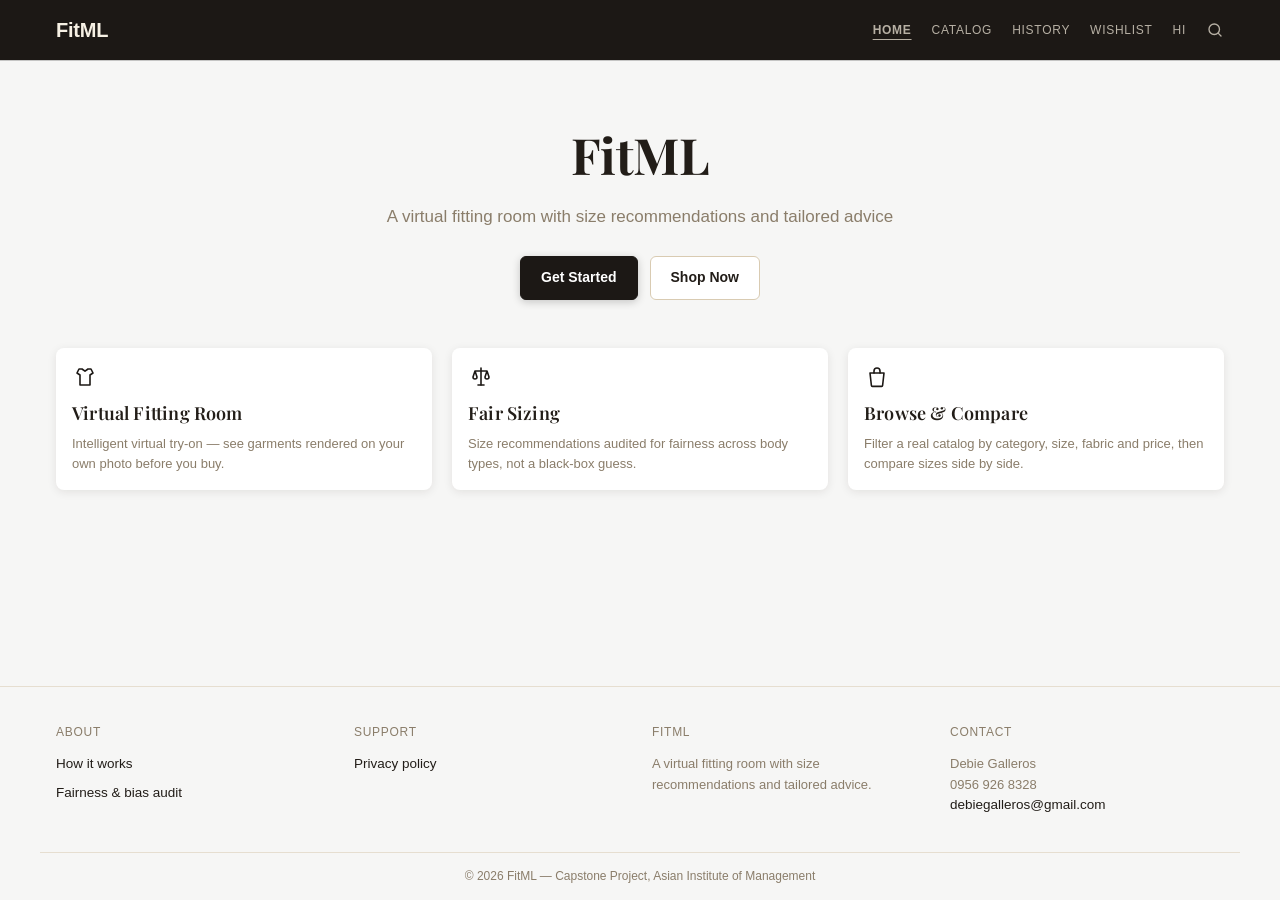
<file: frontend/index.html>
<!DOCTYPE html>
<html lang="en">
<head>
<meta charset="UTF-8">
<meta name="viewport" content="width=device-width, initial-scale=1.0">
<link rel="preconnect" href="https://fonts.googleapis.com">
<link rel="preconnect" href="https://fonts.gstatic.com" crossorigin>
<link href="https://fonts.googleapis.com/css2?family=Playfair+Display:ital,wght@0,600;0,700;1,500;1,600&display=swap" rel="stylesheet">
<title>FitML — Virtual Fitting Room</title>
<link rel="stylesheet" href="css/style.css?v=23">
</head>
<body data-page="landing">

<header class="site-header" id="site-header"></header>

<main>
  <section class="hero container">
    <h1>FitML</h1>
    <p class="tagline">A virtual fitting room with size recommendations and tailored advice</p>
    <div class="hero-actions">
      <a href="profile.html" class="btn btn-primary">Get Started</a>
      <a href="catalog.html" class="btn">Shop Now</a>
    </div>
  </section>

  <section class="container">
    <div class="feature-grid">
      <div class="card feature-card">
        <div class="icon" aria-hidden="true">
          <svg viewBox="0 0 24 24" fill="none" stroke="currentColor" stroke-width="1.6" stroke-linecap="round" stroke-linejoin="round"><path d="M6 4h3l3 2.2L15 4h3l2 4-3 2v10H7V10L4 8z"/></svg>
        </div>
        <h3>Virtual Fitting Room</h3>
        <p>Intelligent virtual try-on — see garments rendered on your own photo before you buy.</p>
      </div>
      <div class="card feature-card">
        <div class="icon" aria-hidden="true">
          <svg viewBox="0 0 24 24" fill="none" stroke="currentColor" stroke-width="1.6" stroke-linecap="round" stroke-linejoin="round"><path d="M12 3v17M6 6h12M6 6 4 12a2 2 0 0 0 4 0zM18 6l-2 6a2 2 0 0 0 4 0z"/><path d="M9 20h6"/></svg>
        </div>
        <h3>Fair Sizing</h3>
        <p>Size recommendations audited for fairness across body types, not a black-box guess.</p>
      </div>
      <div class="card feature-card">
        <div class="icon" aria-hidden="true">
          <svg viewBox="0 0 24 24" fill="none" stroke="currentColor" stroke-width="1.6" stroke-linecap="round" stroke-linejoin="round"><path d="M5 8h14l-1.4 12.5a1 1 0 0 1-1 .9H7.4a1 1 0 0 1-1-.9z"/><path d="M9 8V6a3 3 0 0 1 6 0v2"/></svg>
        </div>
        <h3>Browse &amp; Compare</h3>
        <p>Filter a real catalog by category, size, fabric and price, then compare sizes side by side.</p>
      </div>
    </div>
  </section>
</main>

<footer class="site-footer" id="site-footer"></footer>

<script src="js/api.js?v=23"></script>
<script src="js/state.js?v=23"></script>
<script src="js/nav.js?v=23"></script>
</body>
</html>
</file>
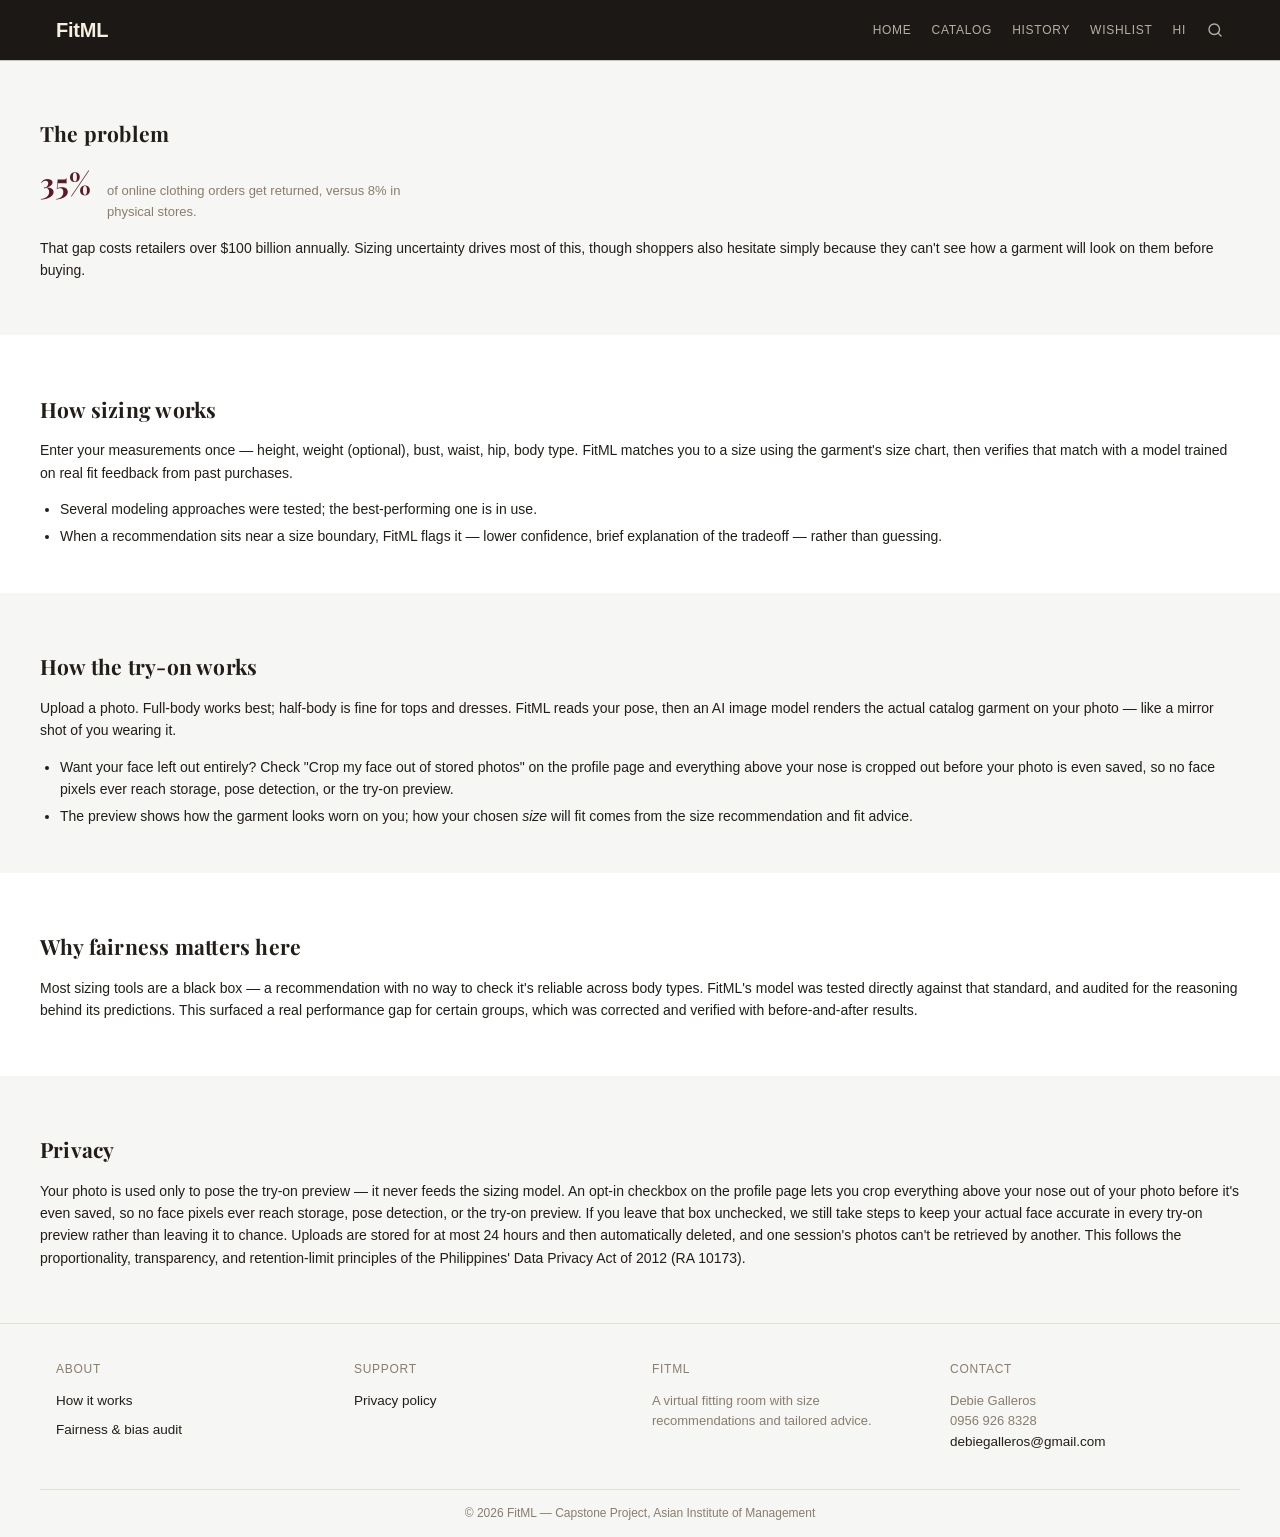
<file: frontend/about.html>
<!DOCTYPE html>
<html lang="en">
<head>
<meta charset="UTF-8">
<meta name="viewport" content="width=device-width, initial-scale=1.0">
<link rel="preconnect" href="https://fonts.googleapis.com">
<link rel="preconnect" href="https://fonts.gstatic.com" crossorigin>
<link href="https://fonts.googleapis.com/css2?family=Playfair+Display:ital,wght@0,600;0,700;1,500;1,600&display=swap" rel="stylesheet">
<title>How it works — FitML</title>
<link rel="stylesheet" href="css/style.css?v=23">
</head>
<body data-page="about">

<header class="site-header" id="site-header"></header>

<main>
  <div class="about-band">
    <section class="container section">
      <h2>The problem</h2>
      <p class="pull-stat">
        <span class="pull-stat-num">35%</span>
        <span class="pull-stat-label">of online clothing orders get returned, versus 8% in physical stores.</span>
      </p>
      <p>That gap costs retailers over $100 billion annually. Sizing uncertainty drives
      most of this, though shoppers also hesitate simply because they can't see how a
      garment will look on them before buying.</p>
    </section>
  </div>

  <div class="about-band about-band-alt">
    <section class="container section">
      <h2>How sizing works</h2>
      <p>Enter your measurements once — height, weight (optional), bust, waist, hip,
      body type. FitML matches you to a size using the garment's size chart, then
      verifies that match with a model trained on real fit feedback from past
      purchases.</p>
      <ul class="section-list">
        <li>Several modeling approaches were tested; the best-performing one is in use.</li>
        <li>When a recommendation sits near a size boundary, FitML flags it — lower
        confidence, brief explanation of the tradeoff — rather than guessing.</li>
      </ul>
    </section>
  </div>

  <div class="about-band">
    <section class="container section">
      <h2>How the try-on works</h2>
      <p>Upload a photo. Full-body works best; half-body is fine for tops and dresses.
      FitML reads your pose, then an AI image model renders the actual catalog garment
      on your photo — like a mirror shot of you wearing it.</p>
      <ul class="section-list">
        <li>Want your face left out entirely? Check "Crop my face out of stored
        photos" on the profile page and everything above your nose is cropped out
        before your photo is even saved, so no face pixels ever reach storage,
        pose detection, or the try-on preview.</li>
        <li>The preview shows how the garment looks worn on you; how your chosen
        <em>size</em> will fit comes from the size recommendation and fit advice.</li>
      </ul>
    </section>
  </div>

  <div class="about-band about-band-alt" id="fairness">
    <section class="container section">
      <h2>Why fairness matters here</h2>
      <p>Most sizing tools are a black box — a recommendation with no way to check it's
      reliable across body types. FitML's model was tested directly against that
      standard, and audited for the reasoning behind its predictions. This surfaced a
      real performance gap for certain groups, which was corrected and verified with
      before-and-after results.</p>
    </section>
  </div>

  <div class="about-band" id="privacy">
    <section class="container section">
      <h2>Privacy</h2>
      <p>Your photo is used only to pose the try-on preview — it never feeds the sizing
      model. An opt-in checkbox on the profile page lets you crop everything above your
      nose out of your photo before it's even saved, so no face pixels ever reach
      storage, pose detection, or the try-on preview. If you leave that box unchecked,
      we still take steps to keep your actual face accurate in every try-on preview
      rather than leaving it to chance. Uploads are stored for at most 24 hours and
      then automatically deleted, and one session's photos can't be retrieved by
      another. This follows the proportionality, transparency, and retention-limit
      principles of the Philippines' Data Privacy Act of 2012 (RA 10173).</p>
    </section>
  </div>
</main>

<footer class="site-footer" id="site-footer"></footer>

<script src="js/api.js?v=23"></script>
<script src="js/state.js?v=23"></script>
<script src="js/nav.js?v=23"></script>
</body>
</html>
</file>
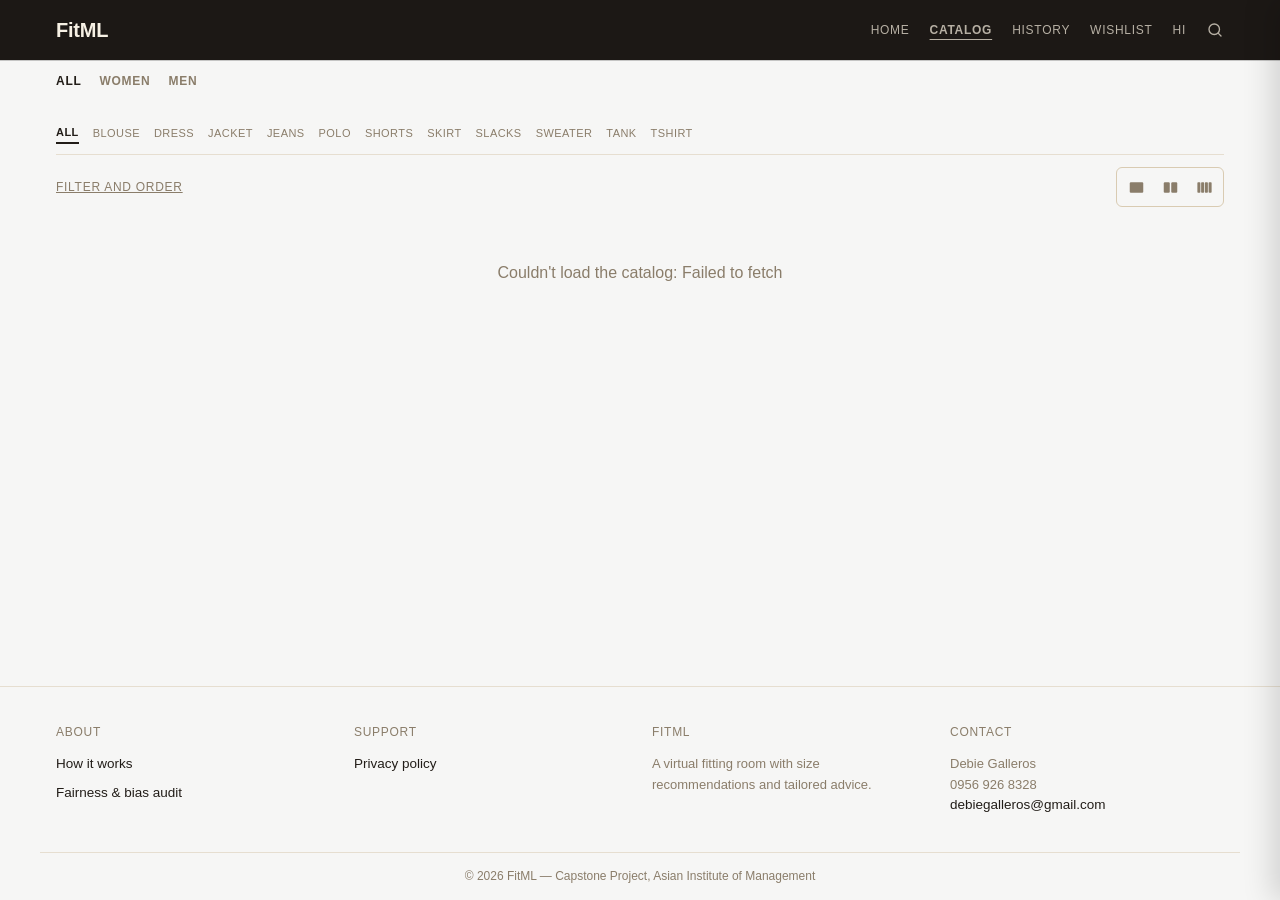
<file: frontend/catalog.html>
<!DOCTYPE html>
<html lang="en">
<head>
<meta charset="UTF-8">
<meta name="viewport" content="width=device-width, initial-scale=1.0">
<link rel="preconnect" href="https://fonts.googleapis.com">
<link rel="preconnect" href="https://fonts.gstatic.com" crossorigin>
<link href="https://fonts.googleapis.com/css2?family=Playfair+Display:ital,wght@0,600;0,700;1,500;1,600&display=swap" rel="stylesheet">
<title>Catalog — FitML</title>
<link rel="stylesheet" href="css/style.css?v=23">
</head>
<body data-page="catalog">

<header class="site-header" id="site-header"></header>

<nav class="container catalog-gender-nav" id="catalog-gender-nav">
  <button type="button" class="gender-tab" data-gender="">All</button>
  <button type="button" class="gender-tab" data-gender="women">Women</button>
  <button type="button" class="gender-tab" data-gender="men">Men</button>
</nav>

<main class="container">
  <div class="catalog-layout">

    <nav class="category-tabs" id="category-tabs"></nav>

    <div class="catalog-toolbar">
      <div class="toolbar-left">
        <button type="button" class="filter-order-link" id="filters-toggle">Filter and order</button>
        <span class="item-count" id="item-count">Loading...</span>
      </div>
      <div class="density-toggle" role="group" aria-label="Grid density">
        <button type="button" class="density-btn" data-density="1" aria-label="1 column"><svg viewBox="0 0 20 20" fill="currentColor"><rect x="1" y="3" width="18" height="14" rx="1.5"/></svg></button>
        <button type="button" class="density-btn" data-density="2" aria-label="2 columns"><svg viewBox="0 0 20 20" fill="currentColor"><rect x="1" y="3" width="8" height="14" rx="1.5"/><rect x="11" y="3" width="8" height="14" rx="1.5"/></svg></button>
        <button type="button" class="density-btn" data-density="4" aria-label="4 columns"><svg viewBox="0 0 20 20" fill="currentColor"><rect x="0.5" y="3" width="4" height="14" rx="1"/><rect x="5.5" y="3" width="4" height="14" rx="1"/><rect x="10.5" y="3" width="4" height="14" rx="1"/><rect x="15.5" y="3" width="4" height="14" rx="1"/></svg></button>
      </div>
    </div>

    <div class="catalog-grid" id="catalog-grid">
      <div class="loading">Loading catalog...</div>
    </div>
  </div>
</main>

<div class="drawer-overlay" id="drawer-overlay"></div>

<aside class="filters-drawer" id="filters-drawer">
  <div class="drawer-header">
    <h3>Filter &amp; sort</h3>
    <button class="drawer-close" id="filters-close" aria-label="Close filters">&times;</button>
  </div>

  <div class="drawer-body">

    <div class="accordion-section open" data-section="sort">
      <button type="button" class="accordion-header">SORT BY <span class="chev">&#9662;</span></button>
      <div class="accordion-panel">
        <div class="accordion-panel-inner">
          <label class="radio-line"><input type="radio" name="sort" value="default"> Featured</label>
          <label class="radio-line"><input type="radio" name="sort" value="price_asc"> Price: low to high</label>
          <label class="radio-line"><input type="radio" name="sort" value="price_desc"> Price: high to low</label>
          <label class="radio-line"><input type="radio" name="sort" value="name_asc"> Name: A&ndash;Z</label>
        </div>
      </div>
    </div>

    <div class="accordion-section" data-section="gender">
      <button type="button" class="accordion-header">GENDER <span class="chev">&#9662;</span></button>
      <div class="accordion-panel">
        <div class="accordion-panel-inner">
          <label class="radio-line"><input type="radio" name="gender" value=""> All</label>
          <label class="radio-line"><input type="radio" name="gender" value="women"> Women</label>
          <label class="radio-line"><input type="radio" name="gender" value="men"> Men</label>
        </div>
      </div>
    </div>

    <div class="accordion-section" data-section="category">
      <button type="button" class="accordion-header">CATEGORY <span class="chev">&#9662;</span></button>
      <div class="accordion-panel">
        <div class="accordion-panel-inner">
          <select id="category-select" class="drawer-select">
            <option value="">All categories</option>
          </select>
        </div>
      </div>
    </div>

    <div class="accordion-section" data-section="color">
      <button type="button" class="accordion-header">COLOUR <span class="chev">&#9662;</span></button>
      <div class="accordion-panel">
        <div class="accordion-panel-inner">
          <div class="color-swatch-grid" id="color-filter-grid"></div>
        </div>
      </div>
    </div>

    <div class="accordion-section" data-section="size">
      <button type="button" class="accordion-header">SIZE <span class="chev">&#9662;</span></button>
      <div class="accordion-panel">
        <div class="accordion-panel-inner">
          <div class="pill-group" id="size-pills"></div>
        </div>
      </div>
    </div>

    <div class="accordion-section" data-section="fabric">
      <button type="button" class="accordion-header">FABRIC <span class="chev">&#9662;</span></button>
      <div class="accordion-panel">
        <div class="accordion-panel-inner">
          <select id="fabric-select" class="drawer-select">
            <option value="">All fabrics</option>
          </select>
        </div>
      </div>
    </div>

    <div class="accordion-section" data-section="price">
      <button type="button" class="accordion-header">PRICE <span class="chev">&#9662;</span></button>
      <div class="accordion-panel">
        <div class="accordion-panel-inner">
          <div class="price-range-inputs">
            <input type="number" id="price-min" placeholder="Min" min="0">
            <input type="number" id="price-max" placeholder="Max" min="0">
          </div>
        </div>
      </div>
    </div>

  </div>

  <div class="drawer-footer">
    <button class="btn btn-primary btn-block" id="show-items-btn">Show items</button>
    <button class="clear-filters-link" id="clear-filters-btn">Clear filters</button>
  </div>
</aside>

<footer class="site-footer" id="site-footer"></footer>

<script src="js/api.js?v=23"></script>
<script src="js/state.js?v=23"></script>
<script src="js/nav.js?v=23"></script>
<script src="js/catalog-common.js?v=23"></script>
<script src="js/catalog.js?v=23"></script>
</body>
</html>
</file>
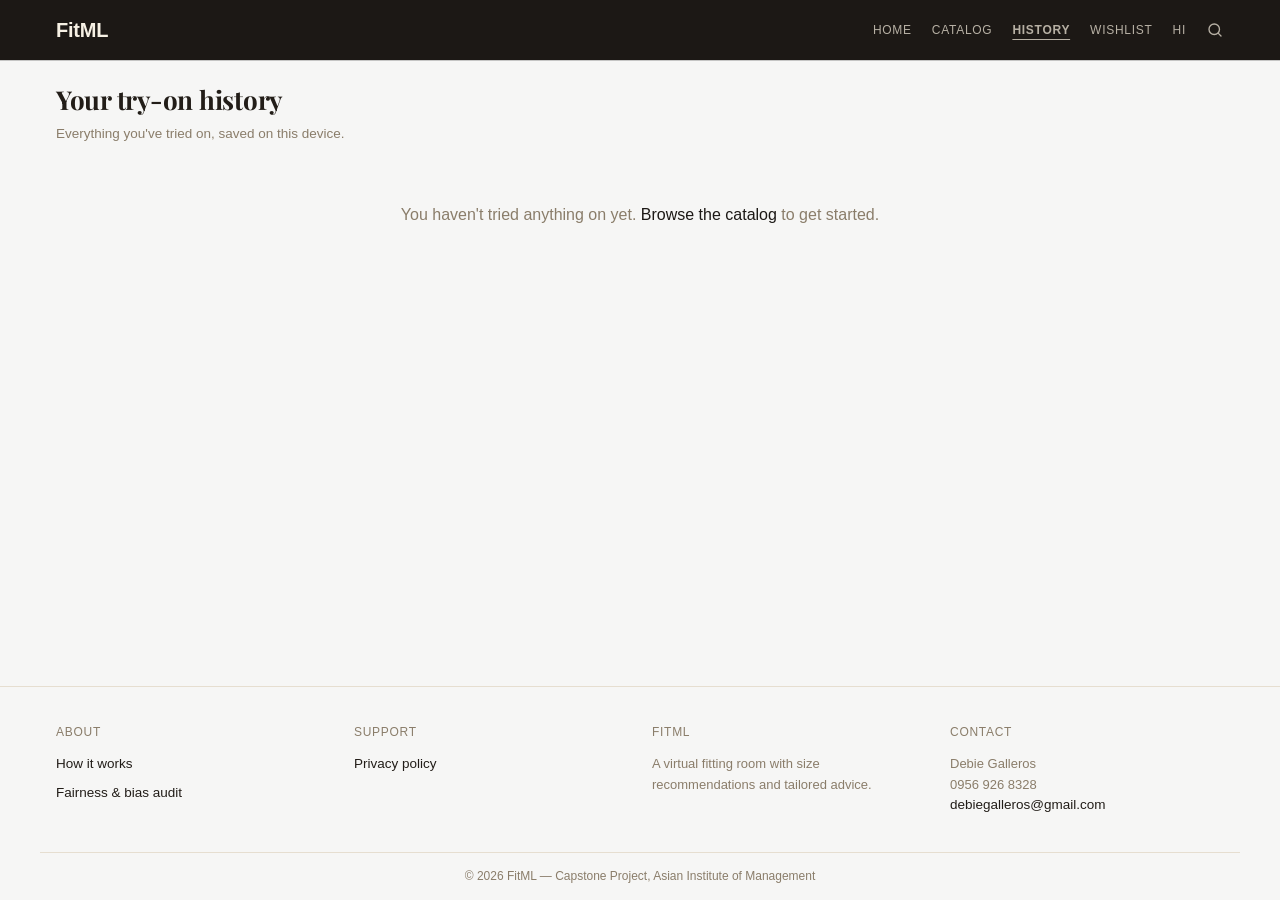
<file: frontend/history.html>
<!DOCTYPE html>
<html lang="en">
<head>
<meta charset="UTF-8">
<meta name="viewport" content="width=device-width, initial-scale=1.0">
<link rel="preconnect" href="https://fonts.googleapis.com">
<link rel="preconnect" href="https://fonts.gstatic.com" crossorigin>
<link href="https://fonts.googleapis.com/css2?family=Playfair+Display:ital,wght@0,600;0,700;1,500;1,600&display=swap" rel="stylesheet">
<title>History — FitML</title>
<link rel="stylesheet" href="css/style.css?v=23">
</head>
<body data-page="history">

<header class="site-header" id="site-header"></header>

<main class="container">
  <div class="history-layout">
    <h1 class="history-title">Your try-on history</h1>
    <p class="history-subtitle text-muted">Everything you've tried on, saved on this device.</p>
    <div class="history-grid" id="history-grid">
      <div class="loading">Loading history...</div>
    </div>
  </div>
</main>

<footer class="site-footer" id="site-footer"></footer>

<script src="js/api.js?v=23"></script>
<script src="js/state.js?v=23"></script>
<script src="js/nav.js?v=23"></script>
<script src="js/history.js?v=23"></script>
</body>
</html>
</file>
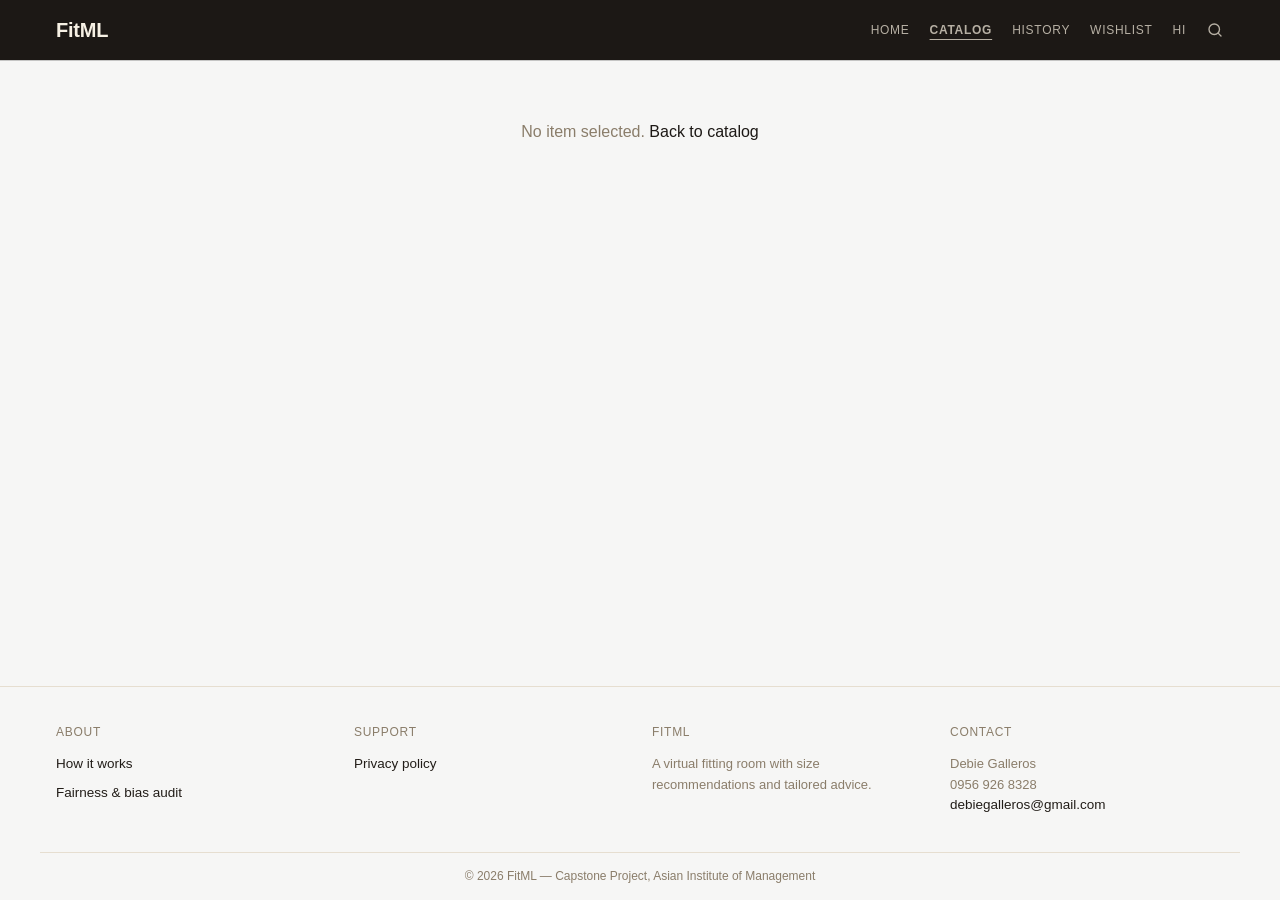
<file: frontend/item.html>
<!DOCTYPE html>
<html lang="en">
<head>
<meta charset="UTF-8">
<meta name="viewport" content="width=device-width, initial-scale=1.0">
<link rel="preconnect" href="https://fonts.googleapis.com">
<link rel="preconnect" href="https://fonts.gstatic.com" crossorigin>
<link href="https://fonts.googleapis.com/css2?family=Playfair+Display:ital,wght@0,600;0,700;1,500;1,600&display=swap" rel="stylesheet">
<title>Item — FitML</title>
<link rel="stylesheet" href="css/style.css?v=23">
</head>
<body data-page="item">

<header class="site-header" id="site-header"></header>

<main class="container">
  <div class="item-detail" id="item-detail">
    <div class="loading">Loading item...</div>
  </div>
</main>

<footer class="site-footer" id="site-footer"></footer>

<script src="js/api.js?v=24"></script>
<script src="js/state.js?v=23"></script>
<script src="js/nav.js?v=23"></script>
<script src="js/catalog-common.js?v=24"></script>
<script src="js/vision-tryon.js?v=24"></script>
<script src="js/item.js?v=24"></script>
</body>
</html>
</file>
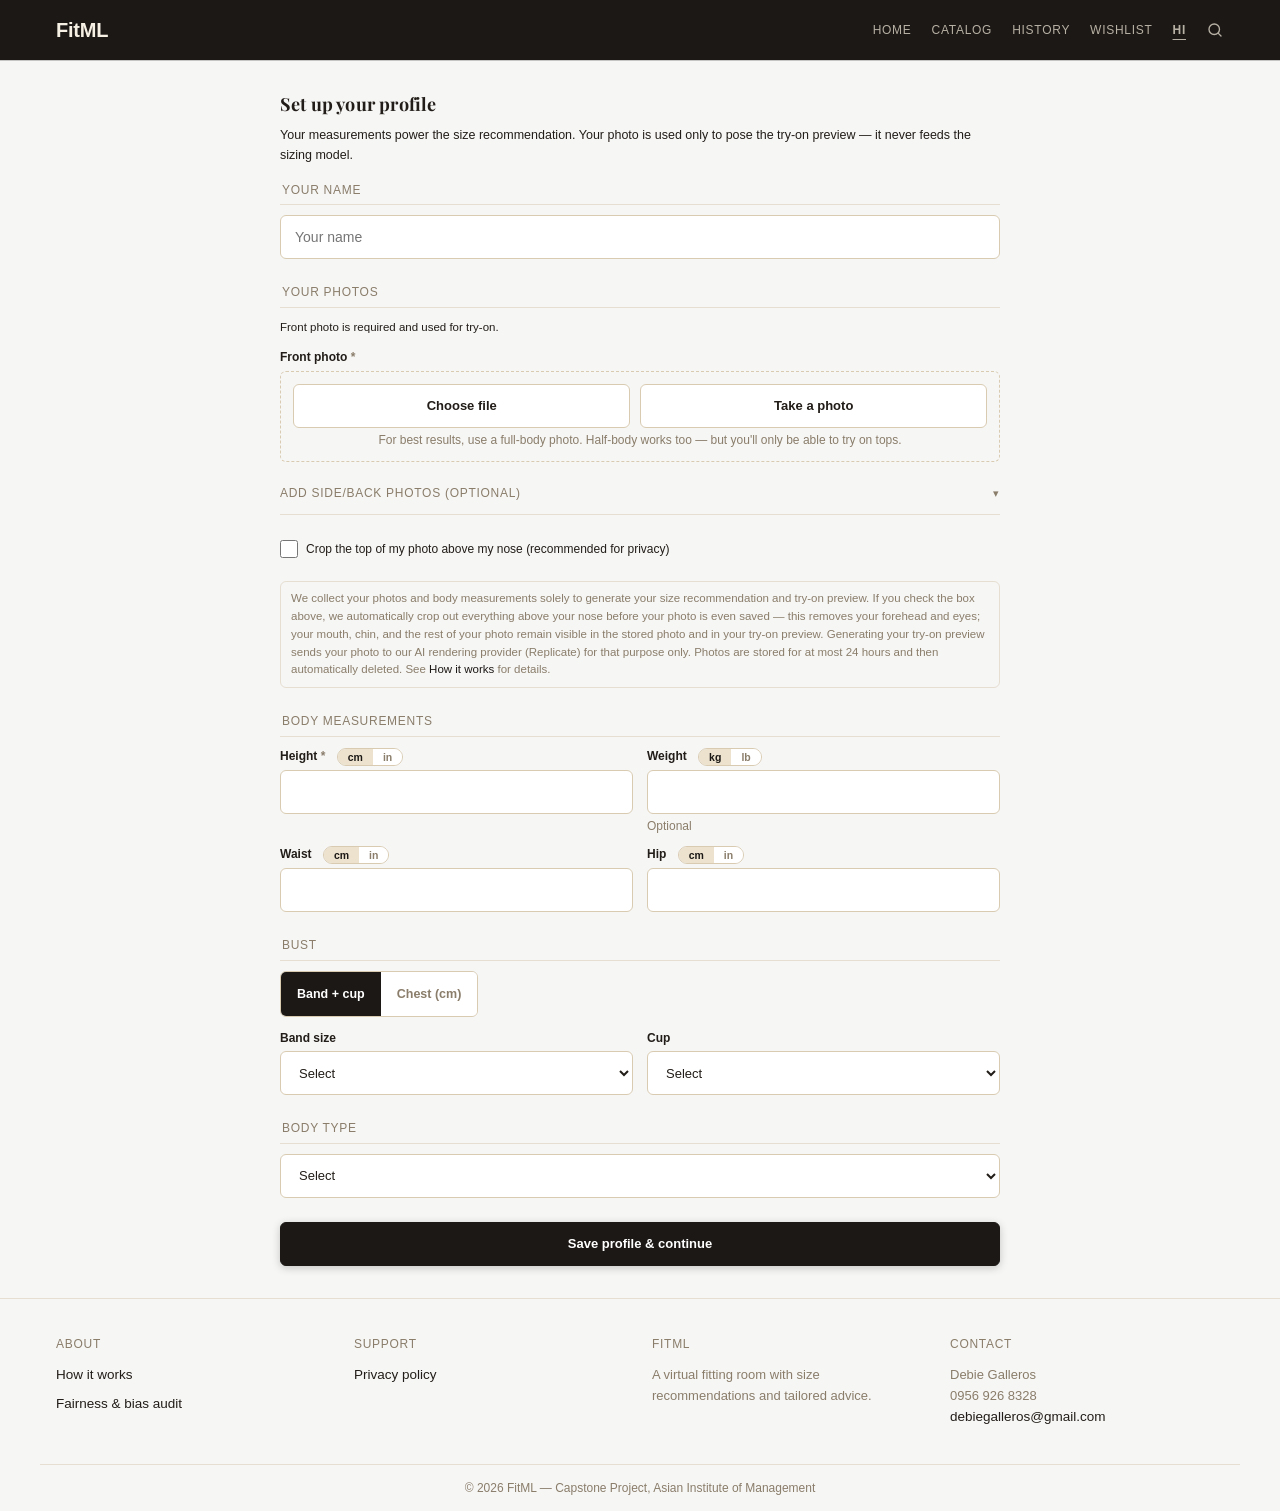
<file: frontend/profile.html>
<!DOCTYPE html>
<html lang="en">
<head>
<meta charset="UTF-8">
<meta name="viewport" content="width=device-width, initial-scale=1.0">
<link rel="preconnect" href="https://fonts.googleapis.com">
<link rel="preconnect" href="https://fonts.gstatic.com" crossorigin>
<link href="https://fonts.googleapis.com/css2?family=Playfair+Display:ital,wght@0,600;0,700;1,500;1,600&display=swap" rel="stylesheet">
<title>Profile setup — FitML</title>
<link rel="stylesheet" href="css/style.css?v=23">
</head>
<body data-page="profile">

<header class="site-header" id="site-header"></header>

<main class="container">
  <section class="section profile-section">
    <h2>Set up your profile</h2>
    <p class="text-muted">Your measurements power the size recommendation. Your photo is
    used only to pose the try-on preview — it never feeds the sizing model.</p>

    <form id="profile-form" novalidate>

      <fieldset class="form-section">
        <legend>Your name</legend>
        <div class="field">
          <label for="shopper_name" class="visually-hidden">Your name</label>
          <input type="text" id="shopper_name" name="shopper_name" placeholder="Your name" required>
        </div>
      </fieldset>

      <fieldset class="form-section">
        <legend>Your photos</legend>
        <p class="hint mt-0">Front photo is required and used for try-on.</p>

        <div class="field">
          <label>Front photo <span class="text-muted">*</span></label>
          <div class="file-drop">
            <div class="photo-upload-actions">
              <button type="button" class="btn" data-photo-slot="front" data-action="choose">Choose file</button>
              <button type="button" class="btn" data-photo-slot="front" data-action="camera">Take a photo</button>
            </div>
            <input type="file" id="photo-file-front" accept="image/*">
            <input type="file" id="photo-camera-front" accept="image/*" capture="environment">
            <span class="hint">For best results, use a full-body photo. Half-body works too —
            but you'll only be able to try on tops.</span>
            <img id="photo-preview-front" class="preview" style="display:none;" alt="Front photo preview">
          </div>
        </div>

        <div class="accordion-section" data-subsection="extra-photos">
          <button type="button" class="accordion-header">Add side/back photos (optional) <span class="chev">&#9662;</span></button>
          <div class="accordion-panel">
            <div class="accordion-panel-inner">
              <div class="field">
                <label>Side photo <span class="text-muted">(optional)</span></label>
                <div class="file-drop">
                  <div class="photo-upload-actions">
                    <button type="button" class="btn" data-photo-slot="side" data-action="choose">Choose file</button>
                    <button type="button" class="btn" data-photo-slot="side" data-action="camera">Take a photo</button>
                  </div>
                  <input type="file" id="photo-file-side" accept="image/*">
                  <input type="file" id="photo-camera-side" accept="image/*" capture="environment">
                  <img id="photo-preview-side" class="preview" style="display:none;" alt="Side photo preview">
                </div>
              </div>

              <div class="field">
                <label>Back photo <span class="text-muted">(optional)</span></label>
                <div class="file-drop">
                  <div class="photo-upload-actions">
                    <button type="button" class="btn" data-photo-slot="back" data-action="choose">Choose file</button>
                    <button type="button" class="btn" data-photo-slot="back" data-action="camera">Take a photo</button>
                  </div>
                  <input type="file" id="photo-file-back" accept="image/*">
                  <input type="file" id="photo-camera-back" accept="image/*" capture="environment">
                  <img id="photo-preview-back" class="preview" style="display:none;" alt="Back photo preview">
                </div>
              </div>
            </div>
          </div>
        </div>

        <div class="checkbox-row field">
          <input type="checkbox" id="crop_face" name="crop_face">
          <label for="crop_face">Crop the top of my photo above my nose (recommended for privacy)</label>
        </div>

        <div class="consent-note">
          We collect your photos and body measurements solely to generate your size
          recommendation and try-on preview. If you check the box above, we
          automatically crop out everything above your nose before your photo is even
          saved — this removes your forehead and eyes; your mouth, chin, and the rest
          of your photo remain visible in the stored photo and in your try-on preview.
          Generating your try-on preview
          sends your photo to our AI rendering provider (Replicate) for that purpose
          only. Photos are stored for at most 24 hours and then automatically deleted.
          See <a href="about.html">How it works</a> for details.
        </div>
      </fieldset>

      <fieldset class="form-section">
        <legend>Body measurements</legend>
        <div class="field-row two-col">
          <div class="field">
            <label for="height_cm">Height <span class="text-muted">*</span>
              <span class="unit-toggle" data-field="height"><button type="button" data-unit="cm" class="active">cm</button><button type="button" data-unit="in">in</button></span>
            </label>
            <input type="number" id="height_cm" name="height_cm" min="137" max="213" step="0.1" required>
          </div>
          <div class="field">
            <label for="weight_kg">Weight
              <span class="unit-toggle" data-field="weight"><button type="button" data-unit="kg" class="active">kg</button><button type="button" data-unit="lb">lb</button></span>
            </label>
            <input type="number" id="weight_kg" name="weight_kg" min="35" max="180" step="0.1">
            <span class="hint">Optional</span>
          </div>
        </div>
        <div class="field-row two-col">
          <div class="field">
            <label for="waist_cm">Waist
              <span class="unit-toggle" data-field="waist"><button type="button" data-unit="cm" class="active">cm</button><button type="button" data-unit="in">in</button></span>
            </label>
            <input type="number" id="waist_cm" name="waist_cm" min="40" max="160" step="0.1">
          </div>
          <div class="field">
            <label for="hip_cm">Hip
              <span class="unit-toggle" data-field="hip"><button type="button" data-unit="cm" class="active">cm</button><button type="button" data-unit="in">in</button></span>
            </label>
            <input type="number" id="hip_cm" name="hip_cm" min="60" max="180" step="0.1">
          </div>
        </div>
      </fieldset>

      <fieldset class="form-section">
        <legend>Bust</legend>
        <div class="toggle-group" id="bust-toggle">
          <button type="button" class="active" data-mode="band_cup">Band + cup</button>
          <button type="button" data-mode="chest_cm">Chest (cm)</button>
        </div>

        <div id="bust-band-cup" class="field-row two-col">
          <div class="field">
            <label for="bust_band">Band size</label>
            <select id="bust_band" name="bust_band">
              <option value="">Select</option>
            </select>
          </div>
          <div class="field">
            <label for="bust_cup">Cup</label>
            <select id="bust_cup" name="bust_cup">
              <option value="">Select</option>
              <option value="aa">AA</option>
              <option value="a">A</option>
              <option value="b">B</option>
              <option value="c">C</option>
              <option value="d">D</option>
              <option value="dd/e">DD / E</option>
              <option value="ddd/f">DDD / F</option>
              <option value="dddd/g">DDDD / G</option>
              <option value="h">H</option>
              <option value="i">I</option>
              <option value="j">J</option>
              <option value="k">K</option>
            </select>
          </div>
        </div>

        <div id="bust-chest-cm" class="field" style="display:none;">
          <label for="chest_cm">Chest
            <span class="unit-toggle" data-field="chest"><button type="button" data-unit="cm" class="active">cm</button><button type="button" data-unit="in">in</button></span>
          </label>
          <input type="number" id="chest_cm" name="chest_cm" min="60" max="160" step="0.1">
          <span class="hint">Lower precision than band + cup — we'll convert it automatically.</span>
        </div>
      </fieldset>

      <fieldset class="form-section">
        <legend>Body type</legend>
        <div class="field">
          <label for="body_type" class="visually-hidden">Body type</label>
          <select id="body_type" name="body_type">
            <option value="">Select</option>
            <option value="hourglass">Hourglass</option>
            <option value="pear">Pear</option>
            <option value="apple">Apple</option>
            <option value="rectangle">Rectangle</option>
            <option value="athletic">Athletic</option>
            <option value="petite">Petite</option>
          </select>
        </div>
      </fieldset>

      <button type="submit" class="btn btn-primary btn-block" id="submit-btn">Save profile &amp; continue</button>
      <div id="form-error" class="error-text" style="display:none;"></div>
      <div id="form-success" class="success-text" style="display:none;"></div>
    </form>
  </section>
</main>

<footer class="site-footer" id="site-footer"></footer>

<script src="js/api.js?v=23"></script>
<script src="js/state.js?v=23"></script>
<script src="js/nav.js?v=23"></script>
<script src="js/profile.js?v=23"></script>
</body>
</html>
</file>
<file: frontend/css/style.css>
/* FitML — shared styles. Quiet-luxury look: near-white grey page background,
   white cards (no border, soft shadow), a charcoal/near-black header bar
   (light text) and deep-charcoal buttons, a maroon accent used sparingly for
   selection states (active swatch ring, selected size pill, recommended
   badge, active nav link) — never for price text, which stays charcoal.
   Upright Playfair Display for editorial headlines, clean sans for UI
   chrome. Reserved blue/amber stay separate for the fit-confidence box.
   Mobile-first. */

:root {
  --border: #e6ded0;
  --border-strong: #d9cbb2;
  --text: #221d18;
  --text-muted: #8a7d6a;
  --bg: #f6f6f5;
  --surface: #ffffff;
  --accent: #1c1815;
  --accent-dark: #000000;
  --accent-soft: #ece2ce;
  --maroon: #5c1a24;
  --maroon-dark: #45131b;
  --maroon-soft: #f2dde0;
  --maroon-light: #d98fa0;
  --header-bg: #1c1815;
  --header-text: #f6f0e4;
  --header-text-muted: #b7b0a4;
  --blue-bg: #e6f0fb;
  --blue-border: #bcd7ff;
  --blue-text: #1746a2;
  --amber-bg: #fff8e6;
  --amber-border: #ffe2a8;
  --amber-text: #7a5b00;
  --label-color: #8a7d6a;
  --label-size: 12px;
  --label-tracking: 0.06em;
  --label-weight: 500;
  --price-color: var(--text);
  --radius: 6px;
  --radius-lg: 8px;
  --shadow-sm: 0 1px 3px rgba(38, 26, 14, 0.07);
  --shadow-md: 0 2px 10px rgba(38, 26, 14, 0.09);
  --shadow-hover: 0 10px 24px rgba(38, 26, 14, 0.15);
  --gap: 16px;
  --max-width: 1200px;
  --font-serif: "Playfair Display", Georgia, "Times New Roman", serif;
}

* { box-sizing: border-box; }

html, body {
  margin: 0;
  padding: 0;
  overflow-x: hidden;
}

body {
  font-family: -apple-system, BlinkMacSystemFont, "Segoe UI", Roboto, Helvetica, Arial, sans-serif;
  color: var(--text);
  background: var(--bg);
  line-height: 1.55;
  min-height: 100vh;
  display: flex;
  flex-direction: column;
}

a { color: var(--accent); text-decoration: none; }
a:hover { text-decoration: underline; }

.container {
  max-width: var(--max-width);
  margin: 0 auto;
  padding: 0 16px;
  width: 100%;
}

/* ---------------------------------------------------------------- header */

.site-header {
  background: var(--header-bg);
  box-shadow: 0 1px 0 rgba(0, 0, 0, 0.2);
  position: sticky;
  top: 0;
  z-index: 50;
}

.header-inner {
  display: flex;
  align-items: center;
  justify-content: space-between;
  height: 60px;
}

.brand {
  font-weight: 800;
  font-size: 20px;
  letter-spacing: -0.01em;
  color: var(--header-text);
}
.brand:hover { text-decoration: none; }

.header-right {
  display: flex;
  align-items: center;
  justify-content: flex-end;
  gap: 12px;
}

.main-nav {
  display: none;
  gap: 20px;
  align-items: center;
}

.main-nav a {
  color: var(--header-text-muted);
  font-size: var(--label-size);
  font-weight: var(--label-weight);
  text-transform: uppercase;
  letter-spacing: var(--label-tracking);
  transition: color 0.12s ease;
}
.main-nav a:hover { color: var(--header-text); }
.nav-search-toggle {
  display: flex;
  align-items: center;
  justify-content: center;
  background: none;
  border: none;
  cursor: pointer;
  padding: 0;
  color: var(--header-text-muted);
  transition: color 0.12s ease;
}
.nav-search-toggle:hover { color: var(--header-text); }

.main-nav a.active {
  color: var(--header-text-muted);
  font-weight: 800;
  text-decoration: underline;
  text-underline-offset: 5px;
}

.nav-toggle {
  border: 1px solid rgba(255, 255, 255, 0.25);
  background: none;
  color: var(--header-text);
  border-radius: var(--radius);
  font-size: 18px;
  padding: 6px 10px;
  cursor: pointer;
  min-height: 44px;
  min-width: 44px;
}

.nav-search-wrap {
  display: inline-flex;
  align-items: center;
}
.nav-search-inline {
  display: none;
  align-items: center;
  gap: 6px;
}
.nav-search-wrap.open .nav-search-toggle { display: none; }
.nav-search-wrap.open .nav-search-inline { display: flex; }
.nav-search-inline input {
  width: 140px;
  border: none;
  border-bottom: 1px solid rgba(255, 255, 255, 0.3);
  font-size: 13px;
  padding: 4px 2px;
  background: none;
  color: var(--header-text);
}
.nav-search-inline input::placeholder { color: var(--header-text-muted); }
.nav-search-inline input:focus { outline: none; border-bottom-color: var(--header-text); }
.nav-search-inline .search-close {
  border: none;
  background: none;
  font-size: 16px;
  line-height: 1;
  cursor: pointer;
  color: var(--header-text-muted);
  padding: 4px;
}
.nav-search-inline .search-close:hover { color: var(--header-text); }

.mobile-nav {
  display: none;
  flex-direction: column;
  border-top: 1px solid rgba(255, 255, 255, 0.14);
  padding: 8px 16px 16px;
}
.mobile-nav.open { display: flex; }

.mobile-nav a {
  padding: 10px 0;
  color: var(--header-text-muted);
  font-size: var(--label-size);
  font-weight: var(--label-weight);
  text-transform: uppercase;
  letter-spacing: var(--label-tracking);
  border-bottom: 1px solid rgba(255, 255, 255, 0.14);
  min-height: 44px;
  display: flex;
  align-items: center;
}
.mobile-nav a:last-child { border-bottom: none; }
.mobile-nav a.active { color: var(--header-text-muted); font-weight: 800; text-decoration: underline; text-underline-offset: 3px; }

@media (min-width: 768px) {
  .main-nav { display: flex; align-items: center; }
  .nav-toggle { display: none; }
  .mobile-nav { display: none !important; }
}

/* ---------------------------------------------------------------- footer */

.site-footer {
  margin-top: auto;
  border-top: 1px solid var(--border);
  padding: 36px 0 0;
}

.footer-grid {
  display: grid;
  grid-template-columns: 1fr;
  gap: 24px;
  padding-bottom: 28px;
}
@media (min-width: 640px) {
  .footer-grid { grid-template-columns: repeat(2, 1fr); }
}
@media (min-width: 1000px) {
  .footer-grid { grid-template-columns: repeat(4, 1fr); }
}

.footer-col h4 {
  font-size: var(--label-size);
  font-weight: var(--label-weight);
  text-transform: uppercase;
  letter-spacing: var(--label-tracking);
  color: var(--label-color);
  margin: 0 0 12px;
}
.footer-col a {
  display: block;
  color: var(--text);
  font-size: 13.5px;
  margin-bottom: 8px;
}
.footer-col p {
  color: var(--text-muted);
  font-size: 13px;
  margin: 0;
  line-height: 1.6;
}

.footer-bottom {
  border-top: 1px solid var(--border);
  padding: 14px;
  color: var(--text-muted);
  font-size: 12px;
  text-align: center;
}

main { flex: 1; }

/* ------------------------------------------------------------------ card */

.card {
  background: var(--surface);
  border: none;
  border-radius: var(--radius-lg);
  box-shadow: var(--shadow-md);
  padding: 18px;
}

/* ---------------------------------------------------------------- button */

.btn {
  display: inline-flex;
  align-items: center;
  justify-content: center;
  gap: 6px;
  border: 1px solid var(--border-strong);
  background: var(--surface);
  color: var(--text);
  border-radius: var(--radius);
  padding: 10px 20px;
  font-size: 14px;
  font-weight: 600;
  cursor: pointer;
  min-height: 44px;
  text-decoration: none;
  transition: transform 0.12s ease, box-shadow 0.12s ease, background-color 0.12s ease, border-color 0.12s ease;
}
.btn:hover {
  border-color: var(--text-muted);
  text-decoration: none;
  transform: translateY(-1px);
  box-shadow: var(--shadow-sm);
}

.btn-primary {
  background: var(--accent);
  border-color: var(--accent);
  color: #fff;
  box-shadow: 0 2px 8px rgba(0, 0, 0, 0.2);
}
.btn-primary:hover {
  background: var(--accent-dark);
  border-color: var(--accent-dark);
  box-shadow: 0 6px 16px rgba(0, 0, 0, 0.28);
}

.btn-block { width: 100%; }

.btn:disabled {
  opacity: 0.55;
  cursor: not-allowed;
  transform: none;
}

/* ------------------------------------------------------------------ hero */

.hero {
  text-align: center;
  padding: 56px 16px 44px;
}
.hero h1 {
  font-family: var(--font-serif);
  font-size: 38px;
  font-weight: 700;
  letter-spacing: -0.01em;
  margin: 0 0 10px;
}
.hero p.tagline {
  font-size: 17px;
  color: var(--text-muted);
  max-width: 560px;
  margin: 0 auto 26px;
}
.hero-actions {
  display: flex;
  gap: 12px;
  justify-content: center;
  flex-wrap: wrap;
}

@media (min-width: 768px) {
  .hero h1 { font-size: 50px; }
}

/* ------------------------------------------------------------ feature grid */

.feature-grid {
  display: grid;
  grid-template-columns: 1fr;
  gap: 16px;
  padding: 4px 0 48px;
}

@media (min-width: 768px) {
  .feature-grid { grid-template-columns: repeat(3, 1fr); gap: 20px; }
}

.feature-card {
  text-align: left;
  padding: 16px;
}
.feature-card .icon {
  color: var(--accent);
  width: 26px;
  height: 26px;
  display: flex;
  align-items: center;
  justify-content: center;
  margin-bottom: 10px;
}
.feature-card .icon svg { width: 24px; height: 24px; display: block; }
.feature-card h3 {
  margin: 0 0 6px;
  font-family: var(--font-serif);
  font-size: 18px;
  font-weight: 600;
  letter-spacing: 0.01em;
}
.feature-card p { margin: 0; color: var(--text-muted); font-size: 13px; line-height: 1.55; }


/* --------------------------------------------------------------- sections */

.section {
  padding: 16px 0 32px;
}
.section h2 {
  font-family: var(--font-serif);
  font-size: 21px;
  font-weight: 700;
  letter-spacing: 0.01em;
  margin-bottom: 10px;
}
.section p {
  font-size: 14px;
  line-height: 1.6;
  color: var(--text);
}
.section-list {
  margin: 10px 0 0;
  padding-left: 20px;
}
.section-list li {
  font-size: 14px;
  line-height: 1.6;
  color: var(--text);
  margin-bottom: 5px;
}
.section + .section {
  border-top: 1px solid var(--border);
}

/* ------------------------------------------------------------- about bands */

.about-band { background: var(--bg); }
.about-band-alt { background: var(--surface); }
.about-band .section { padding: 40px 0; }
.about-band .section + .section { border-top: none; }

.pull-stat {
  display: flex;
  align-items: baseline;
  gap: 16px;
  margin: 18px 0 6px;
  flex-wrap: wrap;
}
.pull-stat-num {
  font-family: var(--font-serif);
  font-weight: 700;
  font-size: 24px;
  color: var(--maroon);
  line-height: 1;
}
.pull-stat-label {
  font-size: 13px;
  color: var(--text-muted);
  max-width: 320px;
}
@media (min-width: 768px) {
  .pull-stat-num { font-size: 30px; }
}

/* ----------------------------------------------------------------- forms */

.profile-section {
  max-width: 720px;
  margin: 0 auto;
}
.profile-section h2 { font-size: 18px; margin-bottom: 6px; }
.profile-section > p { font-size: 12.5px; margin: 0 0 16px; }
.profile-section .field label { font-size: 12px; }
.profile-section .field input,
.profile-section .field select { font-size: 13px; min-height: 44px; }
.profile-section .hint { font-size: 11.5px; }
.profile-section .btn { font-size: 13px; padding: 8px 16px; min-height: 44px; }
.profile-section .consent-note { font-size: 11.5px; }

.form-section {
  border: none;
  padding: 0;
  margin: 0 0 14px;
  min-width: 0;
}
.form-section legend {
  display: block;
  font-size: var(--label-size);
  font-weight: var(--label-weight);
  text-transform: uppercase;
  letter-spacing: var(--label-tracking);
  color: var(--label-color);
  width: 100%;
  padding-bottom: 5px;
  margin-bottom: 10px;
  border-bottom: 1px solid var(--border);
}

.visually-hidden {
  position: absolute;
  width: 1px;
  height: 1px;
  overflow: hidden;
  clip: rect(0 0 0 0);
  white-space: nowrap;
}

.field {
  margin-bottom: 10px;
}
.field label {
  display: block;
  font-size: 13px;
  font-weight: 600;
  margin-bottom: 4px;
}
.field .hint {
  display: block;
  font-weight: 400;
  color: var(--text-muted);
  font-size: 12px;
  margin-top: 3px;
}
.field input[type="text"],
.field input[type="number"],
.field select,
.field textarea {
  width: 100%;
  padding: 10px 14px;
  border: 1px solid var(--border-strong);
  border-radius: var(--radius);
  font-size: 14px;
  min-height: 44px;
  background: var(--surface);
  color: var(--text);
}
.field input:focus, .field select:focus, .field textarea:focus {
  outline: 2px solid var(--accent);
  outline-offset: 1px;
}

.field-row {
  display: grid;
  grid-template-columns: 1fr;
  gap: 10px;
}
.field-row.two-col { grid-template-columns: 1fr 1fr; }
@media (min-width: 640px) {
  .field-row { gap: 14px; }
  .field-row.three-col { grid-template-columns: 1fr 1fr 1fr; }
}

.toggle-group {
  display: flex;
  border: 1px solid var(--border-strong);
  border-radius: var(--radius);
  overflow: hidden;
  width: fit-content;
  margin-bottom: 12px;
}
.toggle-group button {
  border: none;
  background: var(--surface);
  padding: 8px 16px;
  font-size: 12.5px;
  font-weight: 600;
  cursor: pointer;
  min-height: 44px;
  color: var(--text-muted);
}
.toggle-group button.active {
  background: var(--accent);
  color: #fff;
}

.unit-toggle {
  display: inline-flex;
  border: 1px solid var(--border-strong);
  border-radius: 999px;
  overflow: hidden;
  margin-left: 8px;
  vertical-align: middle;
}
.unit-toggle button {
  border: none;
  background: var(--surface);
  padding: 2px 10px;
  font-size: 10.5px;
  font-weight: 600;
  color: var(--text-muted);
  cursor: pointer;
}
.unit-toggle button.active {
  background: var(--accent-soft);
  color: var(--accent);
}

.photo-upload-actions {
  display: flex;
  gap: 10px;
  flex-wrap: wrap;
  justify-content: center;
}
.photo-upload-actions .btn { flex: 1 1 auto; min-width: 140px; }
.file-drop input[type="file"] { display: none; }

.checkbox-row {
  display: flex;
  flex-direction: row;
  flex-wrap: nowrap;
  align-items: center;
  gap: 8px;
  margin-top: 4px;
}
.checkbox-row input { margin: 0; width: 18px; height: 18px; flex-shrink: 0; accent-color: var(--accent); }
.checkbox-row label { display: inline; font-size: 13px; font-weight: 400; margin: 0; }

.file-drop {
  border: 1px dashed var(--border-strong);
  border-radius: var(--radius);
  padding: 12px;
  text-align: center;
  background: var(--bg);
}
.file-drop img.preview {
  max-width: 100%;
  max-height: 280px;
  border-radius: var(--radius);
  margin-top: 12px;
}

.error-text {
  color: #b42318;
  font-size: 13px;
  margin-top: 8px;
}
.success-text {
  color: #067647;
  font-size: 13px;
  margin-top: 8px;
}

.consent-note {
  font-size: 11.5px;
  color: var(--text-muted);
  background: var(--bg);
  border: 1px solid var(--border);
  border-radius: var(--radius);
  padding: 8px 10px;
  margin-bottom: 10px;
}

.accordion-section + .checkbox-row,
.accordion-section + .consent-note {
  margin-top: 12px;
}

/* --------------------------------------------------------------- catalog */

.catalog-layout {
  padding: 20px 0 48px;
}

.category-tabs {
  display: flex;
  gap: 14px;
  overflow-x: auto;
  white-space: nowrap;
  padding-bottom: 10px;
  margin-bottom: 12px;
  border-bottom: 1px solid var(--border);
  -webkit-overflow-scrolling: touch;
  scrollbar-width: none;
}
.category-tabs::-webkit-scrollbar { display: none; }
.category-tab {
  background: none;
  border: none;
  padding: 4px 0;
  font-size: 11px;
  font-weight: var(--label-weight);
  text-transform: uppercase;
  letter-spacing: 0.04em;
  color: var(--label-color);
  cursor: pointer;
  flex-shrink: 0;
}
.category-tab.active {
  color: var(--text);
  font-weight: 700;
  border-bottom: 2px solid var(--text);
}

.catalog-gender-nav {
  display: flex;
  gap: 18px;
  padding: 12px 16px;
}
.gender-tab {
  background: none;
  border: none;
  padding: 2px 0;
  font-size: 12px;
  font-weight: 700;
  text-transform: uppercase;
  letter-spacing: var(--label-tracking);
  color: var(--label-color);
  cursor: pointer;
}
.gender-tab.active { color: var(--text); }

.catalog-toolbar {
  display: flex;
  align-items: center;
  justify-content: space-between;
  margin-bottom: 14px;
  gap: 12px;
  flex-wrap: wrap;
}
.toolbar-left {
  display: flex;
  align-items: center;
  gap: 16px;
}
.filter-order-link {
  background: none;
  border: none;
  padding: 0;
  cursor: pointer;
  font-size: var(--label-size);
  font-weight: var(--label-weight);
  text-transform: uppercase;
  letter-spacing: var(--label-tracking);
  color: var(--label-color);
  text-decoration: underline;
}
.item-count {
  font-size: 12px;
  color: var(--text-muted);
}

.density-toggle {
  display: flex;
  gap: 2px;
  border: 1px solid var(--border-strong);
  border-radius: var(--radius);
  padding: 3px;
}
.density-btn {
  border: none;
  background: none;
  width: 32px;
  height: 32px;
  border-radius: 4px;
  display: flex;
  align-items: center;
  justify-content: center;
  color: var(--text-muted);
  cursor: pointer;
}
.density-btn svg { width: 15px; height: 15px; }
.density-btn:hover { background: var(--bg); }
.density-btn.active { background: var(--accent-soft); color: var(--accent); }

.catalog-grid {
  display: grid;
  grid-template-columns: repeat(2, 1fr);
  gap: 10px;
}
@media (min-width: 900px) {
  .catalog-grid { grid-template-columns: repeat(3, 1fr); gap: 12px; }
}
@media (min-width: 1280px) {
  .catalog-grid { grid-template-columns: repeat(4, 1fr); gap: 14px; }
}
@media (min-width: 640px) {
  .catalog-grid.density-1 { grid-template-columns: repeat(1, 1fr) !important; }
  .catalog-grid.density-2 { grid-template-columns: repeat(2, 1fr) !important; }
  .catalog-grid.density-4 { grid-template-columns: repeat(4, 1fr) !important; }
  .catalog-grid.density-1 .item-card { max-width: 420px; margin: 0 auto; width: 100%; }
}

.item-card {
  position: relative;
  display: flex;
  flex-direction: column;
  overflow: hidden;
  padding: 0;
  transition: transform 0.15s ease, box-shadow 0.15s ease;
}
.item-card:hover {
  transform: translateY(-2px);
  box-shadow: var(--shadow-hover);
}
.item-card .thumb-wrap {
  position: relative;
  width: 100%;
  aspect-ratio: 4 / 5;
  background: var(--surface);
  overflow: hidden;
}
.item-card .thumb {
  position: relative;
  display: block;
  width: 100%;
  height: 100%;
  object-fit: contain;
  padding: 8%;
  box-sizing: border-box;
}
.item-card .thumb-wrap.showing-cutout .thumb {
  padding: 6%;
  background: transparent;
}
.wishlist-heart {
  position: absolute;
  top: 10px;
  right: 10px;
  z-index: 2;
  width: 30px;
  height: 30px;
  border: none;
  border-radius: 50%;
  background: rgba(255, 255, 255, 0.85);
  color: var(--text-muted);
  font-size: 16px;
  display: flex;
  align-items: center;
  justify-content: center;
  cursor: pointer;
  box-shadow: var(--shadow-sm);
}
.wishlist-heart.active { color: #c0392b; }
.item-card .item-body {
  padding: 10px 12px 12px;
  display: flex;
  flex-direction: column;
  gap: 4px;
  flex: 1;
}
.item-card .brand-name {
  font-size: 11px;
  font-weight: var(--label-weight);
  text-transform: uppercase;
  letter-spacing: var(--label-tracking);
  color: var(--label-color);
}
.title-row {
  display: flex;
  align-items: flex-start;
  justify-content: space-between;
  gap: 8px;
}
.item-card .product-name {
  font-size: 12.5px;
  font-weight: 600;
  line-height: 1.35;
  color: var(--text);
  flex: 1;
  display: -webkit-box;
  -webkit-line-clamp: 2;
  -webkit-box-orient: vertical;
  overflow: hidden;
}
@media (min-width: 640px) {
  .item-card .product-name { -webkit-line-clamp: 1; }
}
.item-card .fabric-desc {
  font-size: 11px;
  color: var(--text-muted);
}
.item-card .price {
  font-size: 12.5px;
  font-weight: 700;
  margin-top: 2px;
  color: var(--price-color);
}
.item-card .price-was {
  color: var(--text-muted);
  text-decoration: line-through;
  font-weight: 500;
  margin-right: 6px;
}
.expand-btn {
  flex-shrink: 0;
  width: 24px;
  height: 24px;
  border: 1px solid var(--border-strong);
  border-radius: 50%;
  background: var(--surface);
  color: var(--text);
  font-size: 15px;
  line-height: 1;
  display: flex;
  align-items: center;
  justify-content: center;
  cursor: pointer;
}
.expand-btn:hover { background: var(--bg); }

.details-panel {
  border-top: 1px solid var(--border);
  padding: 4px 12px 12px;
}
.item-info .details-panel { margin-top: 24px; padding: 4px 0 12px; }
.details-fixed { padding: 10px 2px 4px; }
.details-fixed h4 {
  font-size: var(--label-size);
  font-weight: var(--label-weight);
  text-transform: uppercase;
  letter-spacing: var(--label-tracking);
  color: var(--label-color);
  margin: 0 0 8px;
}
.details-panel .accordion-panel-inner p {
  font-size: 13px;
  line-height: 1.55;
  color: var(--text);
  margin: 0 0 8px;
}
.details-panel .accordion-panel-inner p:last-child { margin-bottom: 0; }

.size-chart-table {
  width: 100%;
  border-collapse: collapse;
  font-size: 12.5px;
}
.size-chart-table th, .size-chart-table td {
  text-align: left;
  padding: 6px 8px;
  border-bottom: 1px solid var(--border);
}
.size-chart-table th {
  color: var(--label-color);
  font-weight: var(--label-weight);
  text-transform: uppercase;
  font-size: 10.5px;
  letter-spacing: var(--label-tracking);
}
.item-card .size-chips {
  display: flex;
  flex-wrap: wrap;
  gap: 4px;
  margin: 4px 0;
}
.chip {
  font-size: 10px;
  font-weight: 600;
  border: 1px solid var(--border);
  background: var(--bg);
  border-radius: 999px;
  padding: 2px 8px;
  color: var(--text-muted);
}
/* Item-page "Sizes" chips are buttons that select the size (kept in sync
   with the main pill row) */
button.size-chip { cursor: pointer; font-family: inherit; padding: 4px 10px; }
button.size-chip:hover { border-color: var(--text-muted); }
button.size-chip.active {
  background: var(--maroon-soft);
  border-color: var(--maroon);
  color: var(--maroon);
}
.item-card .btn { margin-top: 8px; }

.empty-state {
  grid-column: 1 / -1;
  text-align: center;
  color: var(--text-muted);
  padding: 40px 16px;
}

/* ------------------------------------------------------------ swatch dots */

.swatch-row {
  display: flex;
  flex-wrap: wrap;
  gap: 6px;
  margin-top: 4px;
}
.swatch-dot {
  width: 17px;
  height: 17px;
  border-radius: 50%;
  background: var(--swatch-color, #ccc);
  border: 2px solid var(--surface);
  box-shadow: 0 0 0 1px var(--border-strong);
  cursor: pointer;
  padding: 0;
  flex-shrink: 0;
}
.swatch-dot.active { box-shadow: 0 0 0 2px var(--maroon); }

/* ------------------------------------------------------- filter drawer */

.drawer-overlay {
  position: fixed;
  inset: 0;
  background: rgba(0, 0, 0, 0.35);
  z-index: 90;
  display: none;
}
.drawer-overlay.open { display: block; }

.filters-drawer {
  position: fixed;
  top: 0;
  right: 0;
  bottom: 0;
  width: 90%;
  max-width: 400px;
  background: var(--surface);
  z-index: 95;
  display: flex;
  flex-direction: column;
  transform: translateX(100%);
  transition: transform 0.25s ease;
  box-shadow: -8px 0 28px rgba(0, 0, 0, 0.15);
}
.filters-drawer.open { transform: translateX(0); }

.drawer-header {
  display: flex;
  align-items: center;
  justify-content: space-between;
  padding: 16px 20px;
  border-bottom: 1px solid var(--border);
  flex-shrink: 0;
}
.drawer-header h3 { margin: 0; font-size: 16px; font-weight: 700; }
.drawer-header .drawer-close {
  border: none;
  background: var(--bg);
  width: 34px;
  height: 34px;
  border-radius: 50%;
  font-size: 17px;
  line-height: 1;
  cursor: pointer;
  display: flex;
  align-items: center;
  justify-content: center;
}

.drawer-body {
  flex: 1;
  overflow-y: auto;
  padding: 6px 20px;
}

.drawer-footer {
  flex-shrink: 0;
  padding: 14px 20px 18px;
  border-top: 1px solid var(--border);
  text-align: center;
}
.drawer-footer .clear-filters-link {
  display: block;
  width: 100%;
  background: none;
  border: none;
  color: var(--text-muted);
  font-size: 13px;
  font-weight: 600;
  text-decoration: underline;
  cursor: pointer;
  padding: 12px 0 0;
}

.accordion-section {
  border-bottom: 1px solid var(--border);
}
.accordion-header {
  width: 100%;
  display: flex;
  align-items: center;
  justify-content: space-between;
  background: none;
  border: none;
  padding: 14px 0;
  font-size: var(--label-size);
  font-weight: var(--label-weight);
  text-transform: uppercase;
  letter-spacing: var(--label-tracking);
  color: var(--label-color);
  cursor: pointer;
}
.accordion-header .chev { color: var(--text-muted); transition: transform 0.2s ease; font-size: 11px; }
.accordion-section.open .accordion-header .chev { transform: rotate(180deg); }

.accordion-panel {
  max-height: 0;
  overflow: hidden;
  transition: max-height 0.25s ease;
}
.accordion-section.open .accordion-panel { max-height: 600px; }
.accordion-panel-inner { padding: 2px 0 16px; }

.radio-line {
  display: flex;
  align-items: center;
  gap: 8px;
  font-size: 13px;
  padding: 5px 0;
  cursor: pointer;
}
.radio-line input { accent-color: var(--accent); }

.pill-group {
  display: flex;
  flex-wrap: wrap;
  gap: 8px;
}
.pill {
  border: 1px solid var(--border-strong);
  background: var(--surface);
  border-radius: 999px;
  padding: 6px 15px;
  font-size: 12.5px;
  font-weight: 600;
  cursor: pointer;
  min-height: 34px;
  transition: background-color 0.12s ease, border-color 0.12s ease, color 0.12s ease;
}
.pill.active {
  background: var(--maroon-soft);
  border-color: var(--maroon);
  color: var(--maroon);
}

.drawer-select {
  width: 100%;
  padding: 10px 14px;
  border: 1px solid var(--border-strong);
  border-radius: var(--radius);
  font-size: 13.5px;
  min-height: 44px;
  background: var(--surface);
  color: var(--text);
}

.color-swatch-grid {
  display: grid;
  grid-template-columns: repeat(2, 1fr);
  gap: 6px;
}
.color-option {
  display: flex;
  align-items: center;
  gap: 10px;
  padding: 8px 10px;
  border: 1px solid transparent;
  border-radius: var(--radius);
  cursor: pointer;
  font-size: 12px;
  font-weight: 600;
  color: var(--text);
  background: none;
  text-align: left;
}
.color-option:hover { background: var(--bg); }
.color-option.selected {
  background: var(--maroon-soft);
  border-color: var(--maroon);
  color: var(--maroon);
}
.color-option .swatch-box {
  width: 19px;
  height: 19px;
  border-radius: 5px;
  background: var(--swatch-color, #ccc);
  box-shadow: 0 0 0 1px var(--border-strong);
  flex-shrink: 0;
}

.price-range-inputs {
  display: grid;
  grid-template-columns: 1fr 1fr;
  gap: 10px;
}
.price-range-inputs input {
  width: 100%;
  padding: 10px 14px;
  border: 1px solid var(--border-strong);
  border-radius: var(--radius);
  font-size: 13.5px;
  min-height: 44px;
  background: var(--surface);
  color: var(--text);
}

/* ------------------------------------------------------------- utilities */

.text-muted { color: var(--text-muted); }
.mt-0 { margin-top: 0; }
.center { text-align: center; }
.loading { color: var(--text-muted); padding: 32px; text-align: center; }

/* -------------------------------------------------------------- item detail */

.item-detail { padding: 20px 0 56px; }
.item-detail-grid {
  display: grid;
  grid-template-columns: 1fr;
  gap: 24px;
}
@media (min-width: 900px) {
  .item-detail-grid { grid-template-columns: 1fr 1fr; gap: 40px; align-items: start; }
}

.item-hero-wrap {
  position: relative;
  background: #ffffff;
  overflow: hidden;
  aspect-ratio: 3 / 4;
}
.item-hero-wrap img {
  position: absolute;
  inset: 0;
  width: 100%;
  height: 100%;
  object-fit: contain;
  padding: 6%;
  box-sizing: border-box;
}
.item-hero-loading {
  position: absolute;
  inset: 0;
  display: flex;
  align-items: center;
  justify-content: center;
  background: rgba(251, 251, 250, 0.85);
  font-size: 13px;
  color: var(--text-muted);
  text-align: center;
  padding: 20px;
}

.item-swatch-row { display: flex; gap: 8px; margin-top: 12px; flex-wrap: wrap; }

.item-info .brand-name {
  font-size: var(--label-size);
  font-weight: var(--label-weight);
  text-transform: uppercase;
  letter-spacing: var(--label-tracking);
  color: var(--label-color);
}
.item-info h1 { font-size: 21px; font-weight: 700; margin: 6px 0 8px; letter-spacing: -0.01em; }
.item-info .price { font-size: 17px; font-weight: 700; color: var(--price-color); margin-bottom: 12px; }
.item-info .meta-line { font-size: 13px; color: var(--text-muted); margin-bottom: 4px; }
.item-info .description { font-size: 13.5px; line-height: 1.6; margin: 14px 0; color: var(--text); }

.size-select-label {
  font-size: var(--label-size);
  font-weight: var(--label-weight);
  text-transform: uppercase;
  letter-spacing: var(--label-tracking);
  color: var(--label-color);
  margin: 16px 0 8px;
  display: block;
}
.size-pill-row { display: flex; flex-wrap: wrap; gap: 10px 8px; }
.size-pill { position: relative; }
.size-pill.recommended::after {
  content: "Recommended";
  position: absolute;
  top: -9px;
  left: 50%;
  transform: translateX(-50%);
  font-size: 9px;
  font-weight: 700;
  background: var(--accent);
  color: #fff;
  padding: 1px 6px;
  border-radius: 999px;
  white-space: nowrap;
}

.confidence-box {
  border-radius: var(--radius);
  padding: 14px 16px;
  margin: 16px 0;
  font-size: 13.5px;
  line-height: 1.55;
}
.confidence-box.blue { background: var(--blue-bg); border: 1px solid var(--blue-border); color: var(--blue-text); }
.confidence-box.amber { background: var(--amber-bg); border: 1px solid var(--amber-border); color: var(--amber-text); }
.confidence-box strong { font-weight: 700; }

.advice-block { margin-top: 20px; padding-top: 16px; border-top: 1px solid var(--border); }
.advice-block h3 {
  font-size: var(--label-size);
  text-transform: uppercase;
  letter-spacing: var(--label-tracking);
  color: var(--label-color);
  font-weight: var(--label-weight);
  margin: 0 0 10px;
}
.advice-block p { font-size: 13.5px; line-height: 1.6; margin: 0 0 10px; }

.no-profile-note {
  background: var(--bg);
  border: 1px solid var(--border);
  border-radius: var(--radius);
  padding: 14px 16px;
  font-size: 13px;
  color: var(--text-muted);
  margin-top: 14px;
}
.no-profile-note a { font-weight: 600; }

.item-actions { display: flex; gap: 10px; flex-wrap: wrap; margin-top: 18px; }
.item-actions .btn { flex: 1 1 auto; min-width: 160px; }

/* ------------------------------------------------------------------ history */

.history-layout { padding: 20px 0 56px; }
.history-title {
  font-family: var(--font-serif);
  font-size: 26px;
  font-weight: 700;
  margin: 0 0 4px;
  letter-spacing: -0.01em;
}
.history-subtitle { font-size: 13.5px; margin: 0 0 18px; }
.history-grid { display: grid; grid-template-columns: 1fr; gap: 14px; }
@media (min-width: 700px) { .history-grid { grid-template-columns: repeat(2, 1fr); } }
@media (min-width: 1100px) { .history-grid { grid-template-columns: repeat(3, 1fr); } }

.history-card { display: flex; gap: 14px; padding: 14px; }
.history-card img {
  width: 84px;
  height: 104px;
  object-fit: cover;
  border-radius: var(--radius);
  background: var(--surface);
  flex-shrink: 0;
}
.history-card .history-body { flex: 1; min-width: 0; }
.history-card .history-brand {
  font-size: 11px;
  text-transform: uppercase;
  letter-spacing: var(--label-tracking);
  color: var(--label-color);
}
.history-card .history-name { font-size: 13.5px; font-weight: 600; margin: 2px 0 4px; line-height: 1.3; }
.history-card .history-meta { font-size: 12px; color: var(--text-muted); margin-bottom: 2px; }
.history-card .history-date { font-size: 11px; color: var(--text-muted); margin-top: 4px; }
.history-badge {
  display: inline-block;
  font-size: 10.5px;
  font-weight: 600;
  padding: 2px 8px;
  border-radius: 999px;
  margin-top: 4px;
}
.history-badge.blue { background: var(--blue-bg); color: var(--blue-text); }
.history-badge.amber { background: var(--amber-bg); color: var(--amber-text); }
.history-card .history-actions { margin-top: 8px; }
.history-card .history-actions a { font-size: 12px; font-weight: 600; }
</file>
